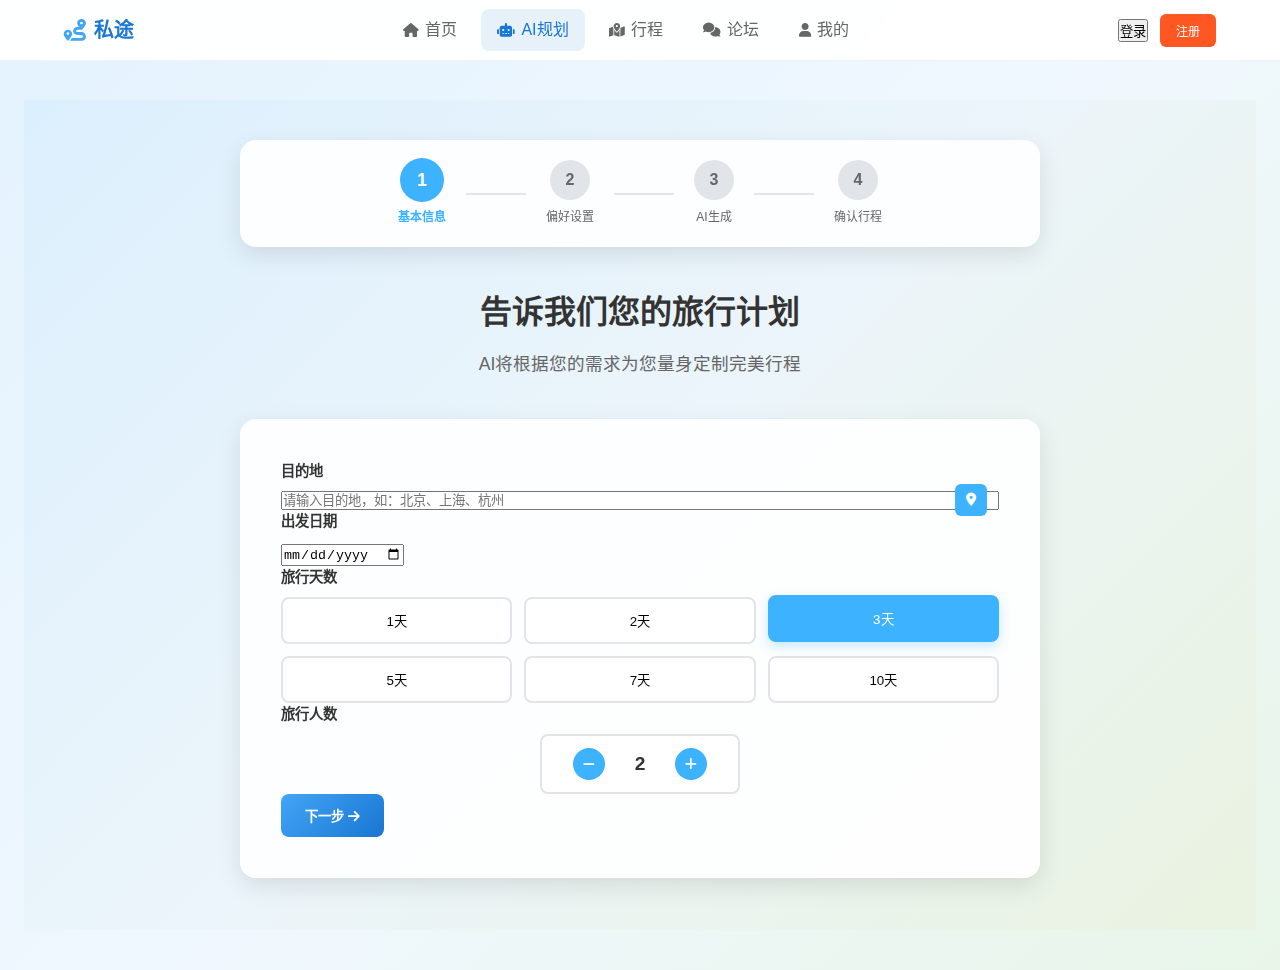
<file: plan.html>
<!DOCTYPE html>
<html lang="zh-CN">
<head>
    <meta charset="UTF-8">
    <meta name="viewport" content="width=device-width, initial-scale=1.0">
    <title>AI智能规划 - 私途</title>
    <link rel="stylesheet" href="styles.css">
    <link rel="stylesheet" href="plan.css">
    <link href="https://cdnjs.cloudflare.com/ajax/libs/font-awesome/6.0.0/css/all.min.css" rel="stylesheet">
</head>
<body>
    <!-- 导航栏 -->
    <nav class="navbar">
        <div class="nav-container">
            <div class="nav-brand">
                <i class="fas fa-route"></i>
                <span>私途</span>
            </div>
            <div class="nav-menu">
                <a href="index.html" class="nav-link">
                    <i class="fas fa-home"></i>
                    <span>首页</span>
                </a>
                <a href="plan.html" class="nav-link active">
                    <i class="fas fa-robot"></i>
                    <span>AI规划</span>
                </a>
                <a href="itinerary.html" class="nav-link">
                    <i class="fas fa-map-marked-alt"></i>
                    <span>行程</span>
                </a>
                <a href="forum.html" class="nav-link">
                    <i class="fas fa-comments"></i>
                    <span>论坛</span>
                </a>
                <a href="profile.html" class="nav-link">
                    <i class="fas fa-user"></i>
                    <span>我的</span>
                </a>
            </div>
            <div class="nav-actions">
                <button class="btn-login" onclick="showLoginModal()">登录</button>
                <button class="btn-register" onclick="showRegisterModal()">注册</button>
            </div>
        </div>
    </nav>

    <!-- 主要内容区域 -->
    <main class="main-content">
        <!-- AI规划流程 -->
        <section class="planning-section">
            <div class="container">
                <!-- 步骤指示器 -->
                <div class="steps-indicator">
                    <div class="step active" data-step="1">
                        <div class="step-number">1</div>
                        <div class="step-label">基本信息</div>
                    </div>
                    <div class="step-line"></div>
                    <div class="step" data-step="2">
                        <div class="step-number">2</div>
                        <div class="step-label">偏好设置</div>
                    </div>
                    <div class="step-line"></div>
                    <div class="step" data-step="3">
                        <div class="step-number">3</div>
                        <div class="step-label">AI生成</div>
                    </div>
                    <div class="step-line"></div>
                    <div class="step" data-step="4">
                        <div class="step-number">4</div>
                        <div class="step-label">确认行程</div>
                    </div>
                </div>

                <!-- 步骤1：基本信息 -->
                <div class="step-content active" id="step1">
                    <div class="step-header">
                        <h2>告诉我们您的旅行计划</h2>
                        <p>AI将根据您的需求为您量身定制完美行程</p>
                    </div>
                    
                    <div class="form-card">
                        <div class="form-group">
                            <label>目的地</label>
                            <div class="destination-input">
                                <input type="text" id="destination" placeholder="请输入目的地，如：北京、上海、杭州" value="">
                                <button class="btn-location" onclick="getCurrentLocation()">
                                    <i class="fas fa-map-marker-alt"></i>
                                </button>
                            </div>
                        </div>
                        
                        <div class="form-group">
                            <label>出发日期</label>
                            <input type="date" id="startDate" min="">
                        </div>
                        
                        <div class="form-group">
                            <label>旅行天数</label>
                            <div class="days-selector">
                                <button class="day-btn" data-days="1">1天</button>
                                <button class="day-btn" data-days="2">2天</button>
                                <button class="day-btn active" data-days="3">3天</button>
                                <button class="day-btn" data-days="5">5天</button>
                                <button class="day-btn" data-days="7">7天</button>
                                <button class="day-btn" data-days="10">10天</button>
                            </div>
                        </div>
                        
                        <div class="form-group">
                            <label>旅行人数</label>
                            <div class="people-selector">
                                <button class="people-btn" onclick="changePeople(-1)">
                                    <i class="fas fa-minus"></i>
                                </button>
                                <span class="people-count">2</span>
                                <button class="people-btn" onclick="changePeople(1)">
                                    <i class="fas fa-plus"></i>
                                </button>
                            </div>
                        </div>
                        
                        <button class="btn-primary" onclick="nextStep()">
                            下一步
                            <i class="fas fa-arrow-right"></i>
                        </button>
                    </div>
                </div>

                <!-- 步骤2：偏好设置 -->
                <div class="step-content" id="step2">
                    <div class="step-header">
                        <h2>选择您的旅行偏好</h2>
                        <p>帮助我们更好地了解您的兴趣，为您推荐最合适的景点</p>
                    </div>
                    
                    <div class="preferences-grid">
                        <div class="preference-category">
                            <h3>景点类型</h3>
                            <div class="preference-tags">
                                <label class="preference-tag">
                                    <input type="checkbox" value="文化古迹">
                                    <span class="tag-content">
                                        <i class="fas fa-landmark"></i>
                                        文化古迹
                                    </span>
                                </label>
                                <label class="preference-tag">
                                    <input type="checkbox" value="自然风光">
                                    <span class="tag-content">
                                        <i class="fas fa-mountain"></i>
                                        自然风光
                                    </span>
                                </label>
                                <label class="preference-tag">
                                    <input type="checkbox" value="现代建筑">
                                    <span class="tag-content">
                                        <i class="fas fa-building"></i>
                                        现代建筑
                                    </span>
                                </label>
                                <label class="preference-tag">
                                    <input type="checkbox" value="主题公园">
                                    <span class="tag-content">
                                        <i class="fas fa-theater-masks"></i>
                                        主题公园
                                    </span>
                                </label>
                            </div>
                        </div>
                        
                        <div class="preference-category">
                            <h3>活动偏好</h3>
                            <div class="preference-tags">
                                <label class="preference-tag">
                                    <input type="checkbox" value="美食体验">
                                    <span class="tag-content">
                                        <i class="fas fa-utensils"></i>
                                        美食体验
                                    </span>
                                </label>
                                <label class="preference-tag">
                                    <input type="checkbox" value="购物娱乐">
                                    <span class="tag-content">
                                        <i class="fas fa-shopping-bag"></i>
                                        购物娱乐
                                    </span>
                                </label>
                                <label class="preference-tag">
                                    <input type="checkbox" value="户外运动">
                                    <span class="tag-content">
                                        <i class="fas fa-hiking"></i>
                                        户外运动
                                    </span>
                                </label>
                                <label class="preference-tag">
                                    <input type="checkbox" value="艺术展览">
                                    <span class="tag-content">
                                        <i class="fas fa-palette"></i>
                                        艺术展览
                                    </span>
                                </label>
                            </div>
                        </div>
                        
                        <div class="preference-category">
                            <h3>预算范围</h3>
                            <div class="budget-selector">
                                <label class="budget-option">
                                    <input type="radio" name="budget" value="经济型">
                                    <span class="budget-content">
                                        <i class="fas fa-wallet"></i>
                                        <div>
                                            <strong>经济型</strong>
                                            <small>500-1000元/天</small>
                                        </div>
                                    </span>
                                </label>
                                <label class="budget-option">
                                    <input type="radio" name="budget" value="舒适型">
                                    <span class="budget-content">
                                        <i class="fas fa-star"></i>
                                        <div>
                                            <strong>舒适型</strong>
                                            <small>1000-2000元/天</small>
                                        </div>
                                    </span>
                                </label>
                                <label class="budget-option">
                                    <input type="radio" name="budget" value="豪华型">
                                    <span class="budget-content">
                                        <i class="fas fa-crown"></i>
                                        <div>
                                            <strong>豪华型</strong>
                                            <small>2000元+/天</small>
                                        </div>
                                    </span>
                                </label>
                            </div>
                        </div>
                    </div>
                    
                    <div class="step-actions">
                        <button class="btn-secondary" onclick="prevStep()">
                            <i class="fas fa-arrow-left"></i>
                            上一步
                        </button>
                        <button class="btn-primary" onclick="nextStep()">
                            开始AI规划
                            <i class="fas fa-robot"></i>
                        </button>
                    </div>
                </div>

                <!-- 步骤3：AI生成 -->
                <div class="step-content" id="step3">
                    <div class="ai-generating">
                        <div class="ai-animation">
                            <div class="ai-brain">
                                <i class="fas fa-brain"></i>
                            </div>
                            <div class="ai-particles">
                                <div class="particle"></div>
                                <div class="particle"></div>
                                <div class="particle"></div>
                                <div class="particle"></div>
                                <div class="particle"></div>
                            </div>
                        </div>
                        
                        <h2>AI正在为您规划行程</h2>
                        <p class="ai-status">正在分析您的偏好和目的地信息...</p>
                        
                        <div class="progress-bar">
                            <div class="progress-fill"></div>
                        </div>
                        
                        <div class="ai-tips">
                            <div class="tip-item">
                                <i class="fas fa-lightbulb"></i>
                                <span>正在为您匹配最佳景点</span>
                            </div>
                            <div class="tip-item">
                                <i class="fas fa-route"></i>
                                <span>优化路线规划</span>
                            </div>
                            <div class="tip-item">
                                <i class="fas fa-clock"></i>
                                <span>安排最佳时间</span>
                            </div>
                        </div>
                    </div>
                </div>

                <!-- 步骤4：确认行程 -->
                <div class="step-content" id="step4">
                    <div class="step-header">
                        <h2>您的专属行程已生成</h2>
                        <p>AI为您精心规划的个性化行程，点击查看详情</p>
                    </div>
                    
                    <div class="itinerary-preview">
                        <div class="itinerary-summary">
                            <div class="summary-card">
                                <h3>行程概览</h3>
                                <div class="summary-info">
                                    <div class="info-item">
                                        <i class="fas fa-map-marker-alt"></i>
                                        <span>目的地：<strong id="summaryDestination">北京</strong></span>
                                    </div>
                                    <div class="info-item">
                                        <i class="fas fa-calendar"></i>
                                        <span>天数：<strong id="summaryDays">3天</strong></span>
                                    </div>
                                    <div class="info-item">
                                        <i class="fas fa-users"></i>
                                        <span>人数：<strong id="summaryPeople">2人</strong></span>
                                    </div>
                                    <div class="info-item">
                                        <i class="fas fa-wallet"></i>
                                        <span>预算：<strong id="summaryBudget">舒适型</strong></span>
                                    </div>
                                </div>
                            </div>
                            
                            <div class="summary-card">
                                <h3>每日安排</h3>
                                <div class="daily-schedule">
                                    <div class="day-item">
                                        <div class="day-header">
                                            <span class="day-number">第1天</span>
                                            <span class="day-date">2024-01-15</span>
                                        </div>
                                        <div class="day-attractions">
                                            <span class="attraction">天安门广场</span>
                                            <span class="attraction">故宫博物院</span>
                                            <span class="attraction">景山公园</span>
                                        </div>
                                    </div>
                                    <div class="day-item">
                                        <div class="day-header">
                                            <span class="day-number">第2天</span>
                                            <span class="day-date">2024-01-16</span>
                                        </div>
                                        <div class="day-attractions">
                                            <span class="attraction">天坛公园</span>
                                            <span class="attraction">前门大街</span>
                                            <span class="attraction">王府井</span>
                                        </div>
                                    </div>
                                    <div class="day-item">
                                        <div class="day-header">
                                            <span class="day-number">第3天</span>
                                            <span class="day-date">2024-01-17</span>
                                        </div>
                                        <div class="day-attractions">
                                            <span class="attraction">颐和园</span>
                                            <span class="attraction">圆明园</span>
                                        </div>
                                    </div>
                                </div>
                            </div>
                        </div>
                        
                        <div class="itinerary-actions">
                            <button class="btn-secondary" onclick="regenerateItinerary()">
                                <i class="fas fa-redo"></i>
                                重新生成
                            </button>
                            <button class="btn-primary" onclick="viewFullItinerary()">
                                <i class="fas fa-eye"></i>
                                查看完整行程
                            </button>
                        </div>
                    </div>
                </div>
            </div>
        </section>
    </main>

    <!-- 登录模态框 -->
    <div id="loginModal" class="modal">
        <div class="modal-content">
            <div class="modal-header">
                <h2>登录私途</h2>
                <button class="close-btn" onclick="closeModal('loginModal')">&times;</button>
            </div>
            <div class="modal-body">
                <form class="auth-form">
                    <div class="form-group">
                        <label>手机号/邮箱</label>
                        <input type="text" placeholder="请输入手机号或邮箱">
                    </div>
                    <div class="form-group">
                        <label>密码</label>
                        <input type="password" placeholder="请输入密码">
                    </div>
                    <div class="form-options">
                        <label class="checkbox-label">
                            <input type="checkbox">
                            <span>记住我</span>
                        </label>
                        <a href="#" class="forgot-password">忘记密码？</a>
                    </div>
                    <button type="submit" class="btn-primary full-width">登录</button>
                </form>
                <div class="auth-divider">
                    <span>或</span>
                </div>
                <div class="social-login">
                    <button class="btn-social wechat">
                        <i class="fab fa-weixin"></i>
                        微信登录
                    </button>
                    <button class="btn-social qq">
                        <i class="fab fa-qq"></i>
                        QQ登录
                    </button>
                </div>
            </div>
        </div>
    </div>

    <!-- 注册模态框 -->
    <div id="registerModal" class="modal">
        <div class="modal-content">
            <div class="modal-header">
                <h2>注册私途</h2>
                <button class="close-btn" onclick="closeModal('registerModal')">&times;</button>
            </div>
            <div class="modal-body">
                <form class="auth-form">
                    <div class="form-group">
                        <label>手机号</label>
                        <input type="tel" placeholder="请输入手机号">
                    </div>
                    <div class="form-group">
                        <label>验证码</label>
                        <div class="verification-group">
                            <input type="text" placeholder="请输入验证码">
                            <button type="button" class="btn-verification">获取验证码</button>
                        </div>
                    </div>
                    <div class="form-group">
                        <label>设置密码</label>
                        <input type="password" placeholder="请设置密码">
                    </div>
                    <div class="form-group">
                        <label>确认密码</label>
                        <input type="password" placeholder="请再次输入密码">
                    </div>
                    <div class="form-options">
                        <label class="checkbox-label">
                            <input type="checkbox">
                            <span>我已阅读并同意<a href="#">《用户协议》</a>和<a href="#">《隐私政策》</a></span>
                        </label>
                    </div>
                    <button type="submit" class="btn-primary full-width">注册</button>
                </form>
            </div>
        </div>
    </div>

    <script src="script.js"></script>
    <script src="plan.js"></script>
</body>
</html>
</file>
<file: styles.css>
/* 全局样式重置 */
* {
    margin: 0;
    padding: 0;
    box-sizing: border-box;
}

body {
    font-family: -apple-system, BlinkMacSystemFont, 'Segoe UI', 'PingFang SC', 'Hagino Sans GB', 'Microsoft YaHei', sans-serif;
    line-height: 1.6;
    color: #333;
    background: linear-gradient(135deg, #e3f2fd 0%, #f0f8ff 50%, #e8f5e8 100%);
    min-height: 100vh;
    position: relative;
}

/* 导航栏样式 */
.navbar {
    position: fixed;
    top: 0;
    left: 0;
    right: 0;
    background: rgba(255, 255, 255, 0.95);
    backdrop-filter: blur(20px);
    border-bottom: 1px solid rgba(0, 0, 0, 0.05);
    z-index: 1000;
    transition: all 0.3s ease;
}

.nav-container {
    max-width: 1200px;
    margin: 0 auto;
    padding: 0 24px;
    display: flex;
    align-items: center;
    justify-content: space-between;
    height: 60px;
}

.nav-brand {
    display: flex;
    align-items: center;
    font-size: 20px;
    font-weight: 700;
    color: #1976d2;
}

.nav-brand i {
    margin-right: 8px;
    font-size: 22px;
    color: #42a5f5;
}

.nav-menu {
    display: flex;
    gap: 8px;
}

.nav-link {
    display: flex;
    align-items: center;
    text-decoration: none;
    color: #666;
    font-weight: 500;
    padding: 8px 16px;
    border-radius: 8px;
    transition: all 0.3s ease;
}

.nav-link:hover,
.nav-link.active {
    color: #1976d2;
    background: rgba(25, 118, 210, 0.1);
}

.nav-link i {
    margin-right: 6px;
    font-size: 14px;
}

.nav-actions {
    display: flex;
    align-items: center;
    gap: 12px;
}

.user-info {
    color: #666;
    font-size: 14px;
}

.btn-register {
    background: #ff5722;
    color: white;
    border: none;
    padding: 8px 16px;
    border-radius: 6px;
    font-size: 12px;
    font-weight: 500;
    cursor: pointer;
    transition: all 0.3s ease;
}

.btn-register:hover {
    background: #f4511e;
    transform: translateY(-1px);
}

/* 主要内容区域 */
.main-content {
    margin-top: 60px;
    min-height: calc(100vh - 60px);
    padding: 40px 24px;
}

/* 页面标题 */
.page-header {
    text-align: center;
    margin-bottom: 40px;
}

.main-title {
    font-size: 2.5rem;
    font-weight: 700;
    margin-bottom: 12px;
    color: #1976d2;
}

.brand-name {
    color: #42a5f5;
}

.subtitle {
    color: #333;
}

.main-description {
    color: #666;
    font-size: 1.1rem;
    margin-top: 8px;
}

/* 主要布局 */
.main-layout {
    max-width: 1400px;
    margin: 0 auto;
    display: grid;
    grid-template-columns: 350px 1fr;
    gap: 40px;
    align-items: start;
}

/* AI智能规划容器 */
.ai-planning-container {
    position: sticky;
    top: 100px;
}

.ai-planning-card {
    background: rgba(255, 255, 255, 0.85);
    backdrop-filter: blur(20px);
    border-radius: 16px;
    padding: 24px;
    box-shadow: 0 8px 32px rgba(0, 0, 0, 0.1);
    border: 1px solid rgba(255, 255, 255, 0.2);
    text-align: center;
}

.card-header {
    margin-bottom: 24px;
}

.card-header h2 {
    font-size: 1.3rem;
    font-weight: 700;
    color: #1976d2;
    margin-bottom: 8px;
}

.card-header p {
    color: #666;
    font-size: 0.9rem;
}

/* 规划表单 */
.planning-form {
    display: flex;
    flex-direction: column;
    gap: 20px;
}

.form-group {
    text-align: left;
}

.form-group label {
    display: block;
    font-weight: 600;
    color: #333;
    margin-bottom: 8px;
    font-size: 0.9rem;
}

.form-input {
    width: 100%;
    padding: 12px 16px;
    border: 2px solid rgba(0, 0, 0, 0.1);
    border-radius: 8px;
    font-size: 14px;
    transition: all 0.3s ease;
    background: rgba(255, 255, 255, 0.8);
}

.form-input:focus {
    outline: none;
    border-color: #42a5f5;
    box-shadow: 0 0 0 3px rgba(66, 165, 245, 0.2);
}

/* 偏好选择 */
.preference-options {
    display: grid;
    grid-template-columns: 1fr 1fr;
    gap: 8px;
}

.preference-item {
    padding: 8px 12px;
    background: rgba(255, 255, 255, 0.6);
    border: 2px solid rgba(0, 0, 0, 0.1);
    border-radius: 8px;
    text-align: center;
    font-size: 0.85rem;
    font-weight: 500;
    cursor: pointer;
    transition: all 0.3s ease;
}

.preference-item:hover {
    background: rgba(66, 165, 245, 0.1);
    border-color: rgba(66, 165, 245, 0.3);
}

.preference-item.active {
    background: #42a5f5;
    color: white;
    border-color: #42a5f5;
}

/* 天数选择器 */
.days-selector {
    display: grid;
    grid-template-columns: repeat(7, 1fr);
    gap: 4px;
}

.day-option {
    padding: 8px 4px;
    background: rgba(255, 255, 255, 0.6);
    border: 2px solid rgba(0, 0, 0, 0.1);
    border-radius: 6px;
    text-align: center;
    font-size: 0.8rem;
    font-weight: 500;
    cursor: pointer;
    transition: all 0.3s ease;
}

.day-option:hover {
    background: rgba(66, 165, 245, 0.1);
    border-color: rgba(66, 165, 245, 0.3);
}

.day-option.active {
    background: #42a5f5;
    color: white;
    border-color: #42a5f5;
}

/* AI规划按钮 */
.ai-plan-btn {
    background: linear-gradient(135deg, #42a5f5, #1976d2);
    color: white;
    border: none;
    padding: 14px 24px;
    border-radius: 8px;
    font-size: 1rem;
    font-weight: 600;
    cursor: pointer;
    transition: all 0.3s ease;
    display: flex;
    align-items: center;
    justify-content: center;
    gap: 8px;
    margin-top: 8px;
}

.ai-plan-btn:hover {
    transform: translateY(-2px);
    box-shadow: 0 8px 25px rgba(66, 165, 245, 0.4);
}

.ai-plan-btn:active {
    transform: translateY(0);
}

/* 内容区域 */
.content-area {
    display: flex;
    flex-direction: column;
    gap: 32px;
    max-width: 900px;
    margin: 0 auto;
    width: 100%;
}

/* 通用区域标题 */
.section-header {
    display: flex;
    justify-content: space-between;
    align-items: center;
    margin-bottom: 20px;
}

.section-header h2 {
    font-size: 1.3rem;
    font-weight: 700;
    color: #333;
}

.view-all {
    color: #42a5f5;
    text-decoration: none;
    font-size: 0.9rem;
    font-weight: 500;
    transition: color 0.3s ease;
}

.view-all:hover {
    color: #1976d2;
}

/* 热门推荐区域 */
.recommendations-section {
    background: rgba(255, 255, 255, 0.4); /* 从0.85降到0.4，更透明 */
    backdrop-filter: blur(15px); /* 从20px降到15px */
    border-radius: 20px;
    padding: 20px; /* 从32px减少到20px */
    box-shadow: 0 6px 20px rgba(0, 0, 0, 0.05); /* 减轻阴影 */
    border: 1px solid rgba(255, 255, 255, 0.2);
    transition: all 0.3s ease;
}

.recommendations-section:hover {
    transform: translateY(-2px);
    background: rgba(255, 255, 255, 0.5); /* 悬浮时稍微提升透明度 */
    box-shadow: 0 8px 25px rgba(0, 0, 0, 0.08);
}

.recommendations-grid {
    display: grid;
    grid-template-columns: repeat(3, 1fr);
    gap: 16px;
}

.recommendation-card {
    background: rgba(255, 255, 255, 0.95);
    border-radius: 12px;
    overflow: hidden;
    transition: all 0.3s ease;
    border: 1px solid rgba(255, 255, 255, 0.2);
    backdrop-filter: blur(10px);
}

.recommendation-card:hover {
    transform: translateY(-4px);
    box-shadow: 0 12px 35px rgba(0, 0, 0, 0.15);
    background: rgba(255, 255, 255, 0.95);
}

.card-image {
    position: relative;
    height: 120px;
    overflow: hidden;
}

.card-image img {
    width: 100%;
    height: 100%;
    object-fit: cover;
    transition: transform 0.3s ease;
}

.recommendation-card:hover .card-image img {
    transform: scale(1.05);
}

.favorite-btn {
    position: absolute;
    top: 8px;
    right: 8px;
    background: rgba(255, 255, 255, 0.9);
    border: none;
    border-radius: 50%;
    width: 30px;
    height: 30px;
    display: flex;
    align-items: center;
    justify-content: center;
    cursor: pointer;
    transition: all 0.3s ease;
    font-size: 12px;
}

.favorite-btn:hover {
    background: #ff5722;
    color: white;
    transform: scale(1.1);
}

.card-content {
    padding: 12px;
}

.card-content h3 {
    font-size: 0.95rem;
    font-weight: 600;
    margin-bottom: 4px;
    color: #333;
}

.location {
    color: #666;
    font-size: 0.8rem;
    margin-bottom: 8px;
    display: flex;
    align-items: center;
    gap: 4px;
}

.rating {
    display: flex;
    align-items: center;
    gap: 6px;
}

.stars {
    color: #ffc107;
    font-size: 12px;
}

.rating span {
    font-size: 0.8rem;
    font-weight: 600;
    color: #333;
}

/* 热门分享区域 */
.hot-shares-section {
    background: rgba(255, 255, 255, 0.4); /* 更透明的背景 */
    backdrop-filter: blur(15px);
    border-radius: 20px;
    padding: 20px; /* 减少内边距 */
    box-shadow: 0 6px 20px rgba(0, 0, 0, 0.05);
    border: 1px solid rgba(255, 255, 255, 0.2);
    transition: all 0.3s ease;
}

.hot-shares-section:hover {
    transform: translateY(-2px);
    background: rgba(255, 255, 255, 0.5);
    box-shadow: 0 8px 25px rgba(0, 0, 0, 0.08);
}

.hot-shares-section .section-header {
    margin-bottom: 16px;
}

.shares-grid {
    display: flex;
    flex-direction: column;
    gap: 16px;
}

.share-card {
    background: rgba(255, 255, 255, 0.95);
    border-radius: 12px;
    padding: 20px;
    border: 1px solid rgba(255, 255, 255, 0.2);
    transition: all 0.3s ease;
    backdrop-filter: blur(10px);
}

.share-card:hover {
    transform: translateY(-2px);
    box-shadow: 0 8px 25px rgba(0, 0, 0, 0.12);
    background: rgba(255, 255, 255, 0.95);
}

.share-header {
    display: flex;
    justify-content: space-between;
    align-items: center;
    margin-bottom: 12px;
}

.user-info {
    display: flex;
    align-items: center;
    gap: 10px;
}

.user-avatar {
    width: 32px;
    height: 32px;
    border-radius: 50%;
    object-fit: cover;
}

.user-details {
    display: flex;
    flex-direction: column;
}

.username {
    font-size: 0.9rem;
    font-weight: 600;
    color: #333;
}

.post-time {
    font-size: 0.75rem;
    color: #999;
}

.follow-btn {
    background: #42a5f5;
    color: white;
    border: none;
    padding: 6px 12px;
    border-radius: 6px;
    font-size: 0.8rem;
    cursor: pointer;
    transition: all 0.3s ease;
}

.follow-btn:hover {
    background: #1976d2;
}

.share-content h3 {
    font-size: 1rem;
    font-weight: 600;
    margin-bottom: 8px;
    color: #333;
}

.share-content p {
    color: #666;
    font-size: 0.9rem;
    line-height: 1.5;
    margin-bottom: 12px;
}

.share-images {
    display: flex;
    gap: 8px;
    margin-bottom: 12px;
}

.share-images img {
    width: 60px;
    height: 48px;
    object-fit: cover;
    border-radius: 6px;
}

.share-actions {
    display: flex;
    gap: 20px;
    padding-top: 12px;
    border-top: 1px solid rgba(0, 0, 0, 0.05);
}

.action-btn {
    background: none;
    border: none;
    color: #666;
    cursor: pointer;
    display: flex;
    align-items: center;
    gap: 6px;
    font-size: 0.85rem;
    transition: color 0.3s ease;
}

.action-btn:hover {
    color: #42a5f5;
}

/* 平台数据 */
.platform-stats {
    background: rgba(255, 255, 255, 0.85);
    backdrop-filter: blur(20px);
    border-radius: 20px;
    padding: 32px;
    box-shadow: 0 12px 40px rgba(0, 0, 0, 0.08);
    border: 1px solid rgba(255, 255, 255, 0.3);
    transition: all 0.3s ease;
}

.platform-stats:hover {
    transform: translateY(-2px);
    box-shadow: 0 16px 50px rgba(0, 0, 0, 0.12);
}

.stats-grid {
    display: grid;
    grid-template-columns: repeat(4, 1fr);
    gap: 24px;
}

.stat-item {
    text-align: center;
    padding: 20px 16px;
    background: rgba(255, 255, 255, 0.8);
    border-radius: 16px;
    transition: all 0.3s ease;
    backdrop-filter: blur(10px);
    border: 1px solid rgba(255, 255, 255, 0.2);
}

.stat-item:hover {
    transform: translateY(-4px);
    box-shadow: 0 8px 25px rgba(0, 0, 0, 0.12);
    background: rgba(255, 255, 255, 0.95);
}

/* 模态框样式 */
.modal {
    display: none;
    position: fixed;
    z-index: 2000;
    left: 0;
    top: 0;
    width: 100%;
    height: 100%;
    background: rgba(0, 0, 0, 0.5);
    backdrop-filter: blur(10px);
}

.modal-content {
    background: rgba(255, 255, 255, 0.95);
    backdrop-filter: blur(20px);
    margin: 10% auto;
    padding: 0;
    border-radius: 16px;
    width: 90%;
    max-width: 400px;
    border: 1px solid rgba(255, 255, 255, 0.2);
    box-shadow: 0 20px 40px rgba(0, 0, 0, 0.2);
}

.modal-header {
    padding: 20px 24px 16px;
    border-bottom: 1px solid rgba(0, 0, 0, 0.1);
    display: flex;
    justify-content: space-between;
    align-items: center;
}

.modal-header h2 {
    color: #333;
    font-size: 1.2rem;
    font-weight: 700;
}

.close-btn {
    background: none;
    border: none;
    font-size: 24px;
    color: #999;
    cursor: pointer;
    transition: color 0.3s ease;
}

.close-btn:hover {
    color: #333;
}

.modal-body {
    padding: 20px 24px 24px;
}

.auth-form {
    display: flex;
    flex-direction: column;
    gap: 16px;
}

.auth-form .form-group label {
    color: #333;
    font-weight: 600;
    margin-bottom: 6px;
    font-size: 0.9rem;
}

.auth-form .form-group input {
    padding: 12px 16px;
    border: 2px solid rgba(0, 0, 0, 0.1);
    border-radius: 8px;
    font-size: 14px;
    transition: border-color 0.3s ease;
    background: rgba(255, 255, 255, 0.8);
}

.auth-form .form-group input:focus {
    outline: none;
    border-color: #42a5f5;
}

.btn-primary {
    background: linear-gradient(135deg, #42a5f5, #1976d2);
    color: white;
    border: none;
    padding: 12px 24px;
    border-radius: 8px;
    font-weight: 600;
    cursor: pointer;
    transition: all 0.3s ease;
}

.btn-primary:hover {
    transform: translateY(-1px);
    box-shadow: 0 4px 15px rgba(66, 165, 245, 0.3);
}

.full-width {
    width: 100%;
}

/* 响应式设计 */
@media (max-width: 1024px) {
    .main-layout {
        grid-template-columns: 1fr;
        gap: 24px;
    }

    .ai-planning-container {
        position: static;
    }

    .recommendations-grid {
        grid-template-columns: repeat(2, 1fr);
    }

    .stats-grid {
        grid-template-columns: repeat(2, 1fr);
    }
}

@media (max-width: 768px) {
    .nav-menu {
        display: none;
    }

    .main-content {
        padding: 20px 16px;
    }

    .main-title {
        font-size: 2rem;
    }

    .recommendations-grid {
        grid-template-columns: 1fr;
    }

    .preference-options {
        grid-template-columns: 1fr;
    }

    .days-selector {
        grid-template-columns: repeat(4, 1fr);
        gap: 8px;
    }
}
</file>
<file: plan.css>
/* AI规划页面专用样式 */

.planning-section {
    padding: 40px 20px;
    min-height: calc(100vh - 70px);
    background: linear-gradient(135deg, rgba(61, 178, 255, 0.05) 0%, rgba(255, 189, 57, 0.05) 100%);
}

.container {
    max-width: 800px;
    margin: 0 auto;
}

/* 步骤指示器 */
.steps-indicator {
    display: flex;
    align-items: center;
    justify-content: center;
    margin-bottom: 40px;
    padding: 20px;
    background: rgba(255, 255, 255, 0.9);
    backdrop-filter: blur(10px);
    border-radius: 16px;
    box-shadow: 0 8px 25px rgba(0, 0, 0, 0.1);
}

.step {
    display: flex;
    flex-direction: column;
    align-items: center;
    gap: 8px;
    position: relative;
}

.step-number {
    width: 40px;
    height: 40px;
    border-radius: 50%;
    background: #e1e5e9;
    color: #666;
    display: flex;
    align-items: center;
    justify-content: center;
    font-weight: 600;
    transition: all 0.3s ease;
}

.step.active .step-number {
    background: #3DB2FF;
    color: white;
    transform: scale(1.1);
}

.step.completed .step-number {
    background: #4CAF50;
    color: white;
}

.step.completed .step-number::after {
    content: '✓';
    font-size: 18px;
}

.step-label {
    font-size: 12px;
    color: #666;
    font-weight: 500;
}

.step.active .step-label {
    color: #3DB2FF;
    font-weight: 600;
}

.step-line {
    width: 60px;
    height: 2px;
    background: #e1e5e9;
    margin: 0 20px;
    transition: all 0.3s ease;
}

.step.completed + .step-line {
    background: #4CAF50;
}

/* 步骤内容 */
.step-content {
    display: none;
    animation: fadeInUp 0.5s ease;
}

.step-content.active {
    display: block;
}

.step-header {
    text-align: center;
    margin-bottom: 40px;
}

.step-header h2 {
    font-size: 2rem;
    font-weight: 700;
    color: #333;
    margin-bottom: 12px;
}

.step-header p {
    color: #666;
    font-size: 1.1rem;
}

/* 表单卡片 */
.form-card {
    background: rgba(255, 255, 255, 0.9);
    backdrop-filter: blur(10px);
    border-radius: 16px;
    padding: 40px;
    box-shadow: 0 8px 25px rgba(0, 0, 0, 0.1);
    border: 1px solid rgba(255, 255, 255, 0.2);
}

/* 目的地输入 */
.destination-input {
    position: relative;
    display: flex;
    align-items: center;
}

.destination-input input {
    flex: 1;
    padding-right: 50px;
}

.btn-location {
    position: absolute;
    right: 12px;
    background: #3DB2FF;
    color: white;
    border: none;
    border-radius: 6px;
    width: 32px;
    height: 32px;
    display: flex;
    align-items: center;
    justify-content: center;
    cursor: pointer;
    transition: all 0.3s ease;
}

.btn-location:hover {
    background: #2A9BFF;
    transform: scale(1.05);
}

/* 天数选择器 */
.days-selector {
    display: grid;
    grid-template-columns: repeat(3, 1fr);
    gap: 12px;
}

.day-btn {
    padding: 12px 16px;
    background: rgba(255, 255, 255, 0.8);
    border: 2px solid #e1e5e9;
    border-radius: 8px;
    cursor: pointer;
    transition: all 0.3s ease;
    font-weight: 500;
    text-align: center;
}

.day-btn:hover,
.day-btn.active {
    background: #3DB2FF;
    color: white;
    border-color: #3DB2FF;
    transform: translateY(-2px);
    box-shadow: 0 4px 12px rgba(61, 178, 255, 0.3);
}

/* 人数选择器 */
.people-selector {
    display: flex;
    align-items: center;
    justify-content: center;
    gap: 20px;
    background: rgba(255, 255, 255, 0.8);
    border: 2px solid #e1e5e9;
    border-radius: 8px;
    padding: 12px 20px;
    max-width: 200px;
    margin: 0 auto;
}

.people-btn {
    background: #3DB2FF;
    color: white;
    border: none;
    border-radius: 50%;
    width: 32px;
    height: 32px;
    display: flex;
    align-items: center;
    justify-content: center;
    cursor: pointer;
    transition: all 0.3s ease;
}

.people-btn:hover {
    background: #2A9BFF;
    transform: scale(1.1);
}

.people-count {
    font-size: 1.2rem;
    font-weight: 600;
    color: #333;
    min-width: 30px;
    text-align: center;
}

/* 偏好设置网格 */
.preferences-grid {
    display: flex;
    flex-direction: column;
    gap: 32px;
}

.preference-category {
    background: rgba(255, 255, 255, 0.9);
    backdrop-filter: blur(10px);
    border-radius: 12px;
    padding: 24px;
    box-shadow: 0 4px 15px rgba(0, 0, 0, 0.1);
}

.preference-category h3 {
    font-size: 1.2rem;
    font-weight: 600;
    color: #333;
    margin-bottom: 16px;
}

.preference-tags {
    display: grid;
    grid-template-columns: repeat(auto-fit, minmax(150px, 1fr));
    gap: 12px;
}

.preference-tag {
    display: block;
    cursor: pointer;
}

.preference-tag input[type="checkbox"] {
    display: none;
}

.tag-content {
    display: flex;
    align-items: center;
    gap: 8px;
    padding: 12px 16px;
    background: rgba(255, 255, 255, 0.8);
    border: 2px solid #e1e5e9;
    border-radius: 8px;
    transition: all 0.3s ease;
    font-weight: 500;
}

.preference-tag input[type="checkbox"]:checked + .tag-content {
    background: #3DB2FF;
    color: white;
    border-color: #3DB2FF;
    transform: translateY(-2px);
    box-shadow: 0 4px 12px rgba(61, 178, 255, 0.3);
}

.tag-content i {
    font-size: 16px;
}

/* 预算选择器 */
.budget-selector {
    display: flex;
    flex-direction: column;
    gap: 12px;
}

.budget-option {
    display: block;
    cursor: pointer;
}

.budget-option input[type="radio"] {
    display: none;
}

.budget-content {
    display: flex;
    align-items: center;
    gap: 12px;
    padding: 16px;
    background: rgba(255, 255, 255, 0.8);
    border: 2px solid #e1e5e9;
    border-radius: 8px;
    transition: all 0.3s ease;
}

.budget-option input[type="radio"]:checked + .budget-content {
    background: #3DB2FF;
    color: white;
    border-color: #3DB2FF;
    transform: translateY(-2px);
    box-shadow: 0 4px 12px rgba(61, 178, 255, 0.3);
}

.budget-content i {
    font-size: 20px;
}

.budget-content strong {
    display: block;
    font-size: 16px;
    margin-bottom: 2px;
}

.budget-content small {
    font-size: 12px;
    opacity: 0.8;
}

/* 步骤操作按钮 */
.step-actions {
    display: flex;
    justify-content: space-between;
    margin-top: 40px;
    gap: 16px;
}

.btn-secondary {
    background: rgba(255, 255, 255, 0.8);
    color: #666;
    border: 2px solid #e1e5e9;
    padding: 12px 24px;
    border-radius: 8px;
    font-weight: 500;
    cursor: pointer;
    transition: all 0.3s ease;
    display: flex;
    align-items: center;
    gap: 8px;
}

.btn-secondary:hover {
    background: #f8f9fa;
    border-color: #3DB2FF;
    color: #3DB2FF;
}

/* AI生成动画 */
.ai-generating {
    text-align: center;
    padding: 60px 20px;
}

.ai-animation {
    position: relative;
    width: 120px;
    height: 120px;
    margin: 0 auto 40px;
}

.ai-brain {
    width: 120px;
    height: 120px;
    background: linear-gradient(135deg, #3DB2FF 0%, #2A9BFF 100%);
    border-radius: 50%;
    display: flex;
    align-items: center;
    justify-content: center;
    font-size: 48px;
    color: white;
    animation: pulse 2s infinite;
    position: relative;
    z-index: 2;
}

.ai-particles {
    position: absolute;
    top: 0;
    left: 0;
    width: 100%;
    height: 100%;
}

.particle {
    position: absolute;
    width: 8px;
    height: 8px;
    background: #FFBD39;
    border-radius: 50%;
    animation: orbit 3s linear infinite;
}

.particle:nth-child(1) {
    animation-delay: 0s;
    animation-duration: 3s;
}

.particle:nth-child(2) {
    animation-delay: 0.6s;
    animation-duration: 3.5s;
}

.particle:nth-child(3) {
    animation-delay: 1.2s;
    animation-duration: 4s;
}

.particle:nth-child(4) {
    animation-delay: 1.8s;
    animation-duration: 3.2s;
}

.particle:nth-child(5) {
    animation-delay: 2.4s;
    animation-duration: 3.8s;
}

.ai-status {
    font-size: 1.2rem;
    color: #666;
    margin-bottom: 30px;
    animation: fadeInOut 2s infinite;
}

.progress-bar {
    width: 300px;
    height: 6px;
    background: #e1e5e9;
    border-radius: 3px;
    margin: 0 auto 40px;
    overflow: hidden;
}

.progress-fill {
    height: 100%;
    background: linear-gradient(90deg, #3DB2FF 0%, #FFBD39 100%);
    border-radius: 3px;
    animation: progress 3s ease-in-out infinite;
}

.ai-tips {
    display: flex;
    justify-content: center;
    gap: 40px;
    flex-wrap: wrap;
}

.tip-item {
    display: flex;
    align-items: center;
    gap: 8px;
    color: #666;
    font-size: 14px;
    animation: fadeInUp 0.5s ease;
}

.tip-item i {
    color: #3DB2FF;
    font-size: 16px;
}

/* 行程预览 */
.itinerary-preview {
    background: rgba(255, 255, 255, 0.9);
    backdrop-filter: blur(10px);
    border-radius: 16px;
    padding: 40px;
    box-shadow: 0 8px 25px rgba(0, 0, 0, 0.1);
    border: 1px solid rgba(255, 255, 255, 0.2);
}

.itinerary-summary {
    display: grid;
    grid-template-columns: 1fr 1fr;
    gap: 24px;
    margin-bottom: 32px;
}

.summary-card {
    background: rgba(255, 255, 255, 0.8);
    border-radius: 12px;
    padding: 24px;
    border: 1px solid rgba(255, 255, 255, 0.2);
}

.summary-card h3 {
    font-size: 1.2rem;
    font-weight: 600;
    color: #333;
    margin-bottom: 16px;
}

.summary-info {
    display: flex;
    flex-direction: column;
    gap: 12px;
}

.info-item {
    display: flex;
    align-items: center;
    gap: 8px;
    color: #666;
    font-size: 14px;
}

.info-item i {
    color: #3DB2FF;
    width: 16px;
}

.daily-schedule {
    display: flex;
    flex-direction: column;
    gap: 16px;
}

.day-item {
    background: rgba(255, 255, 255, 0.8);
    border-radius: 8px;
    padding: 16px;
    border: 1px solid rgba(255, 255, 255, 0.2);
}

.day-header {
    display: flex;
    justify-content: space-between;
    align-items: center;
    margin-bottom: 8px;
}

.day-number {
    font-weight: 600;
    color: #3DB2FF;
}

.day-date {
    font-size: 12px;
    color: #999;
}

.day-attractions {
    display: flex;
    flex-wrap: wrap;
    gap: 8px;
}

.attraction {
    background: #3DB2FF;
    color: white;
    padding: 4px 8px;
    border-radius: 12px;
    font-size: 12px;
    font-weight: 500;
}

.itinerary-actions {
    display: flex;
    justify-content: center;
    gap: 16px;
}

/* 动画 */
@keyframes fadeInUp {
    from {
        opacity: 0;
        transform: translateY(30px);
    }
    to {
        opacity: 1;
        transform: translateY(0);
    }
}

@keyframes pulse {
    0%, 100% {
        transform: scale(1);
    }
    50% {
        transform: scale(1.05);
    }
}

@keyframes orbit {
    0% {
        transform: rotate(0deg) translateX(60px) rotate(0deg);
    }
    100% {
        transform: rotate(360deg) translateX(60px) rotate(-360deg);
    }
}

@keyframes fadeInOut {
    0%, 100% {
        opacity: 0.6;
    }
    50% {
        opacity: 1;
    }
}

@keyframes progress {
    0% {
        width: 0%;
    }
    100% {
        width: 100%;
    }
}

/* 响应式设计 */
@media (max-width: 768px) {
    .steps-indicator {
        flex-direction: column;
        gap: 20px;
    }
    
    .step-line {
        width: 2px;
        height: 30px;
        margin: 0;
    }
    
    .form-card {
        padding: 24px;
    }
    
    .days-selector {
        grid-template-columns: repeat(2, 1fr);
    }
    
    .preference-tags {
        grid-template-columns: 1fr;
    }
    
    .itinerary-summary {
        grid-template-columns: 1fr;
    }
    
    .step-actions {
        flex-direction: column;
    }
    
    .ai-tips {
        flex-direction: column;
        gap: 16px;
    }
    
    .progress-bar {
        width: 100%;
    }
}

@media (max-width: 480px) {
    .planning-section {
        padding: 20px 10px;
    }
    
    .step-header h2 {
        font-size: 1.5rem;
    }
    
    .days-selector {
        grid-template-columns: 1fr;
    }
    
    .budget-selector {
        gap: 8px;
    }
    
    .budget-content {
        padding: 12px;
    }
}
</file>
